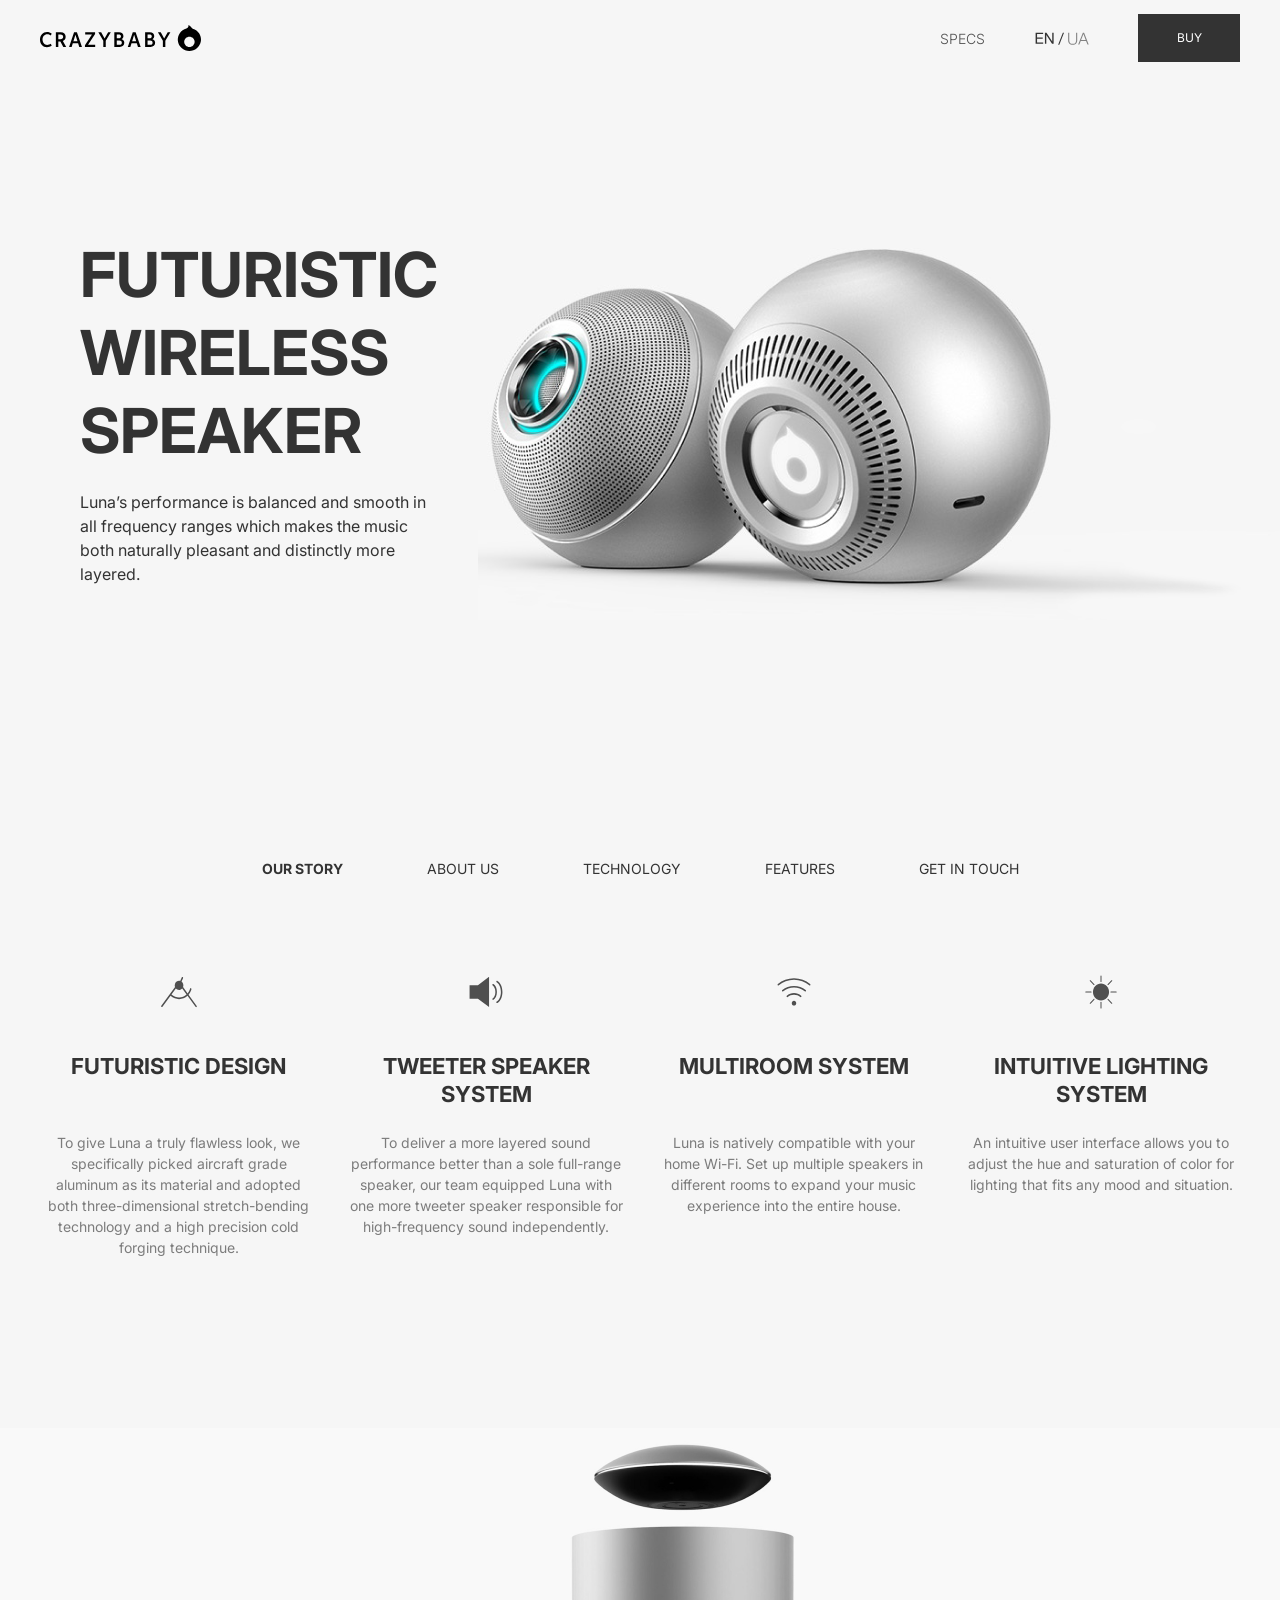
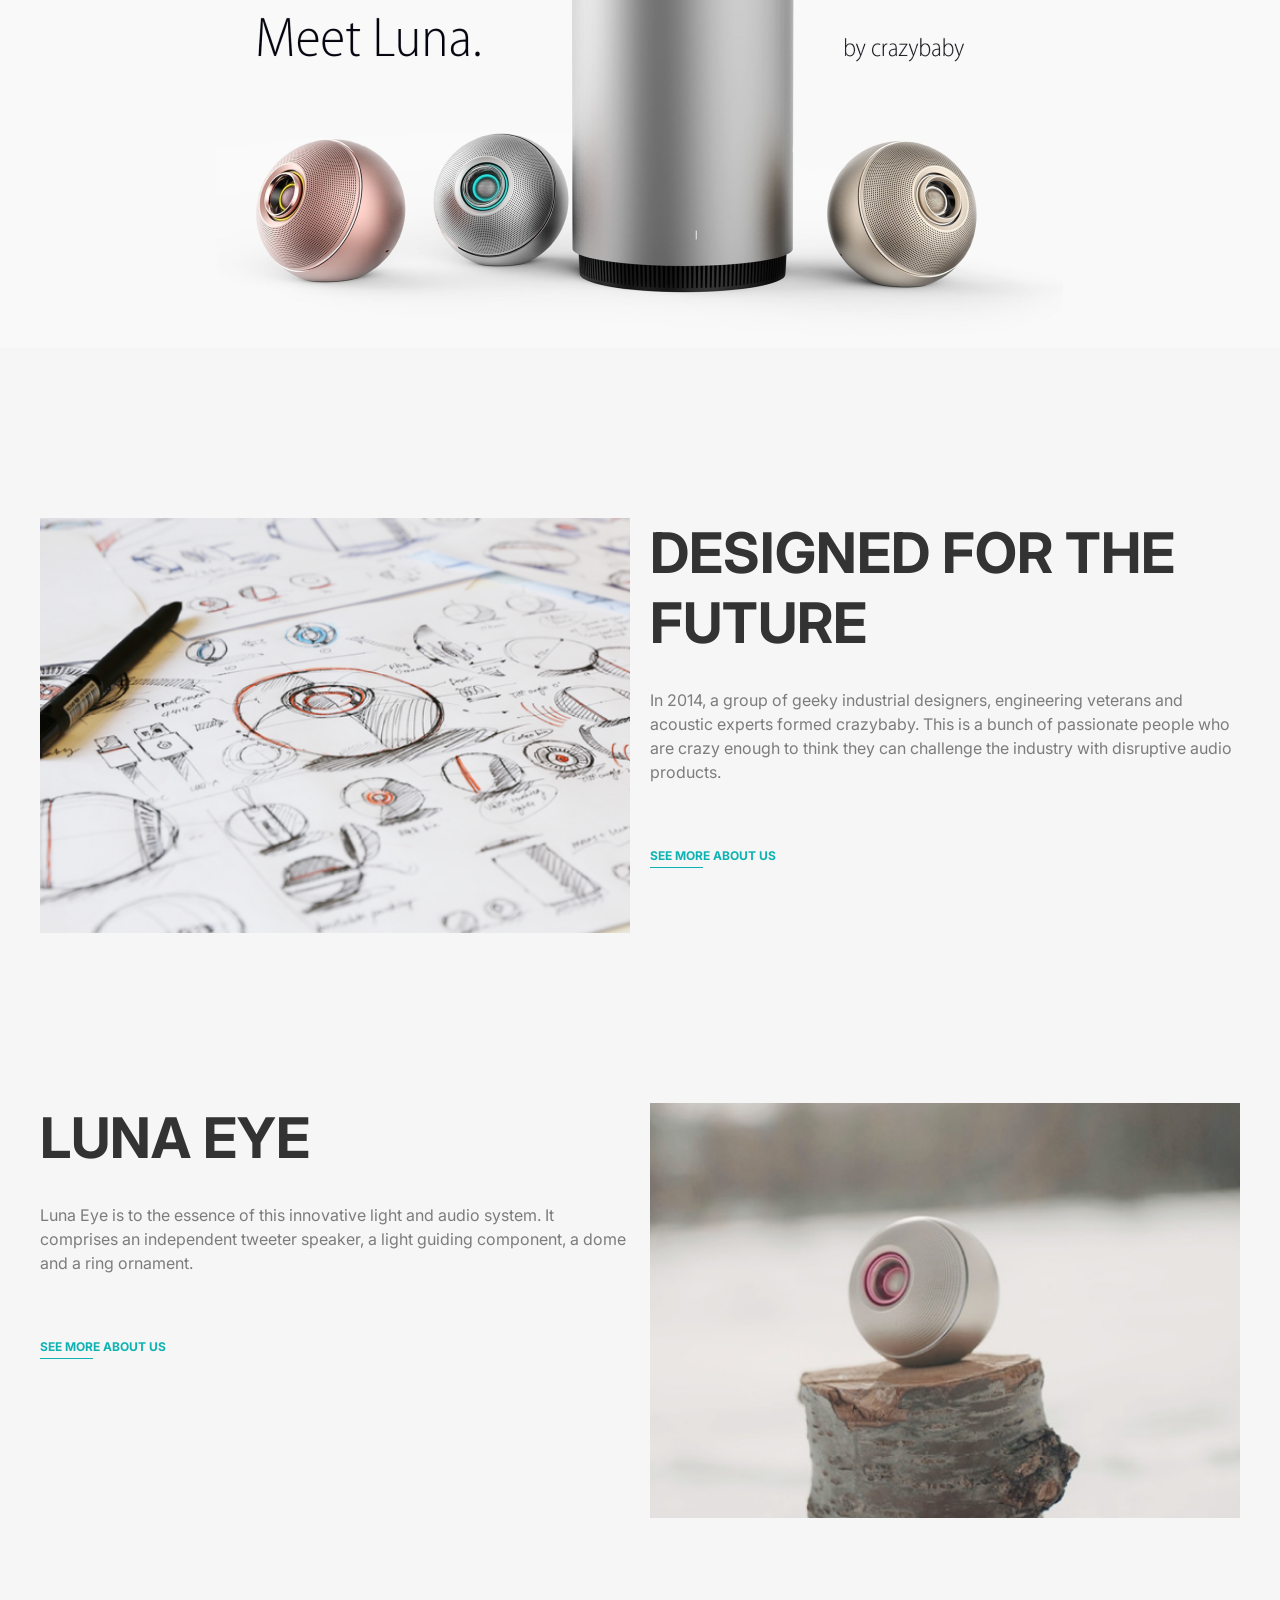
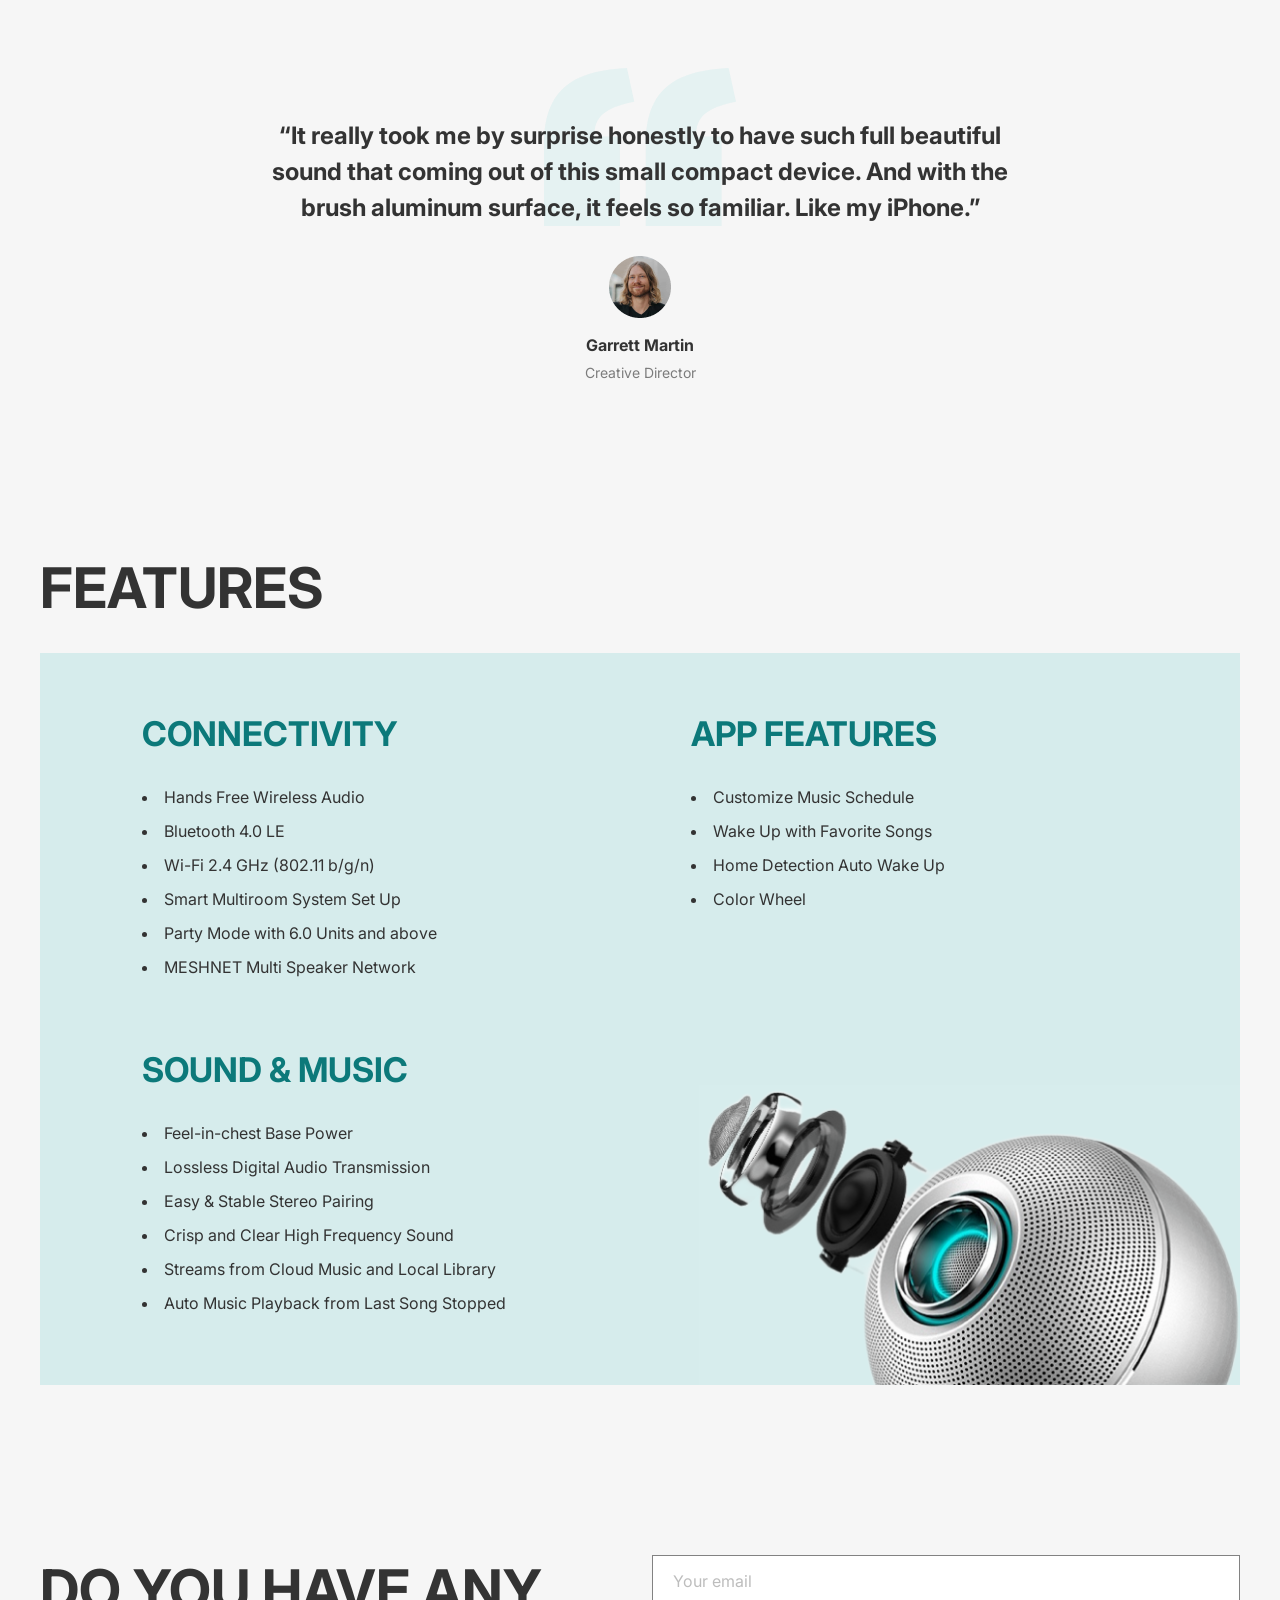
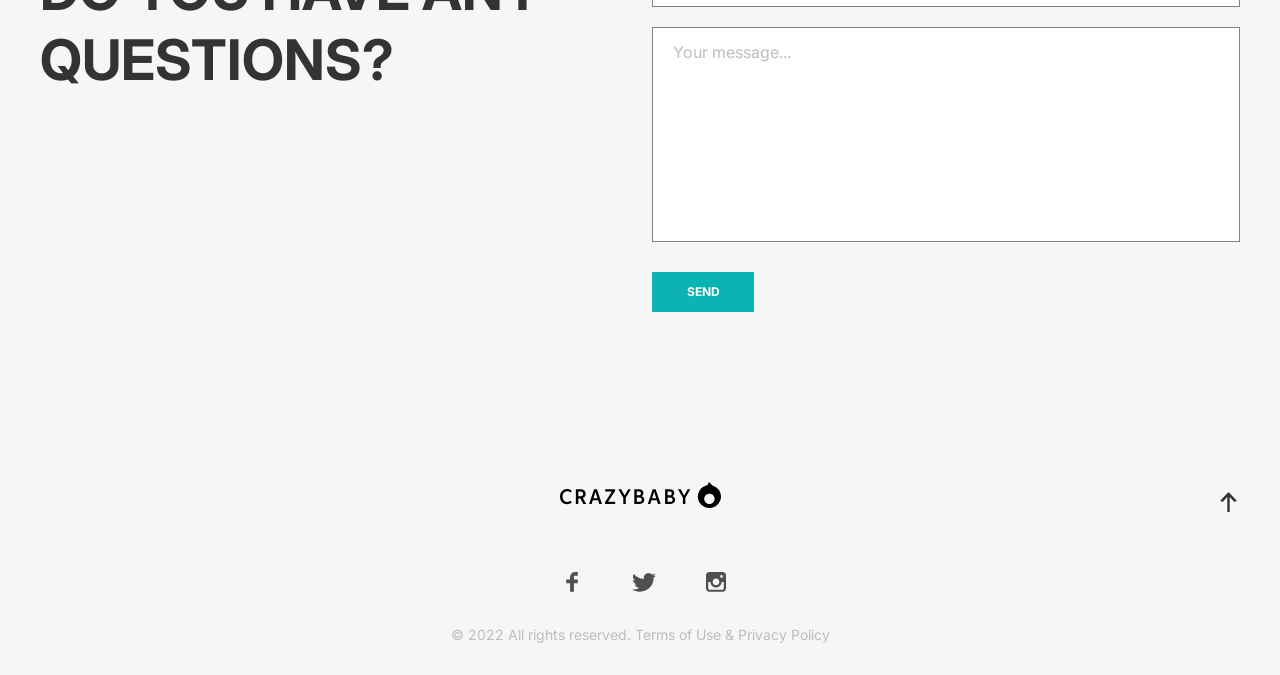
<file: index.html>
<!DOCTYPE html><html lang="en" class="page"><head><meta charset="UTF-8"><meta name="viewport" content="width=device-width, initial-scale=1.0"><title>Kickstarter</title><link rel="preconnect" href="https://fonts.googleapis.com"><link rel="preconnect" href="https://fonts.googleapis.com"><link rel="preconnect" href="https://fonts.gstatic.com"><link href="https://fonts.googleapis.com/css2?family=Inter:wght@300;500;700&display=swap" rel="stylesheet"><link rel="icon" href="favicon.addeaf10.svg"><link rel="stylesheet" href="main.939aa35e.css"></head><body class="page__body"> <header class="header page__section"> <div class="header__content"> <div class="container page__container"> <div class="header__top"> <a href="#" class="header__logo"> <img src="logo.f753812a.svg" alt="Crazybaby logo" class="header__logo-image"> </a> <a href="#menu" class="icon icon--menu visible"> </a> <div class="header__top-desktop hide"> <a href="#" class="header__specs"> Specs </a> <div class="header__language"> <a href="#" class="icon icon--en"></a> <a href="#" class="icon icon--en icon--slash"></a> <a href="#" class="icon icon--ua"></a> </div> <a href="#" class="header__button"> Buy </a> </div> </div> </div> <div class="page__container container--desktop header__inner grid__header"> <div class="header__photo"> </div> <div class="container page__container"> <div class="header__info"> <div class="header__title"> Futuristic Wireless Speaker </div> <div class="header__description"> Luna’s performance is balanced and smooth in all frequency ranges which makes the music both naturally pleasant and distinctly more layered. </div> </div> </div> </div> </div> </header> <nav class="nav"> <div class="container page__container"> <div class="nav__content hide--desktop"> <ul class="nav__list grid__nav"> <li class="nav__item"> <a href="#" class="nav__link nav__link--is-active"> Our story </a> </li> <li class="nav__item"> <a href="#about-us" class="nav__link"> About us </a> </li> <li class="nav__item"> <a href="#technology" class="nav__link"> Technology </a> </li> <li class="nav__item"> <a href="#features" class="nav__link"> Features </a> </li> <li class="nav__item"> <a href="#questions" class="nav__link"> Get in touch </a> </li> </ul> </div> </div> </nav> <nav class="menu page__menu" id="menu"> <div class="container page__container"> <div class="menu__content"> <div class="menu__top"> <a href="#" class="menu__logo"> <img src="logo.f753812a.svg" alt="Crazybaby logo" class="menu__logo-image"> </a> <a href="#" class="icon icon--cross"></a> </div> <ul class="menu__list"> <li class="menu__item"> <a href="#" class="menu__link"> Our story </a> </li> <li class="menu__item"> <a href="#about-us" class="menu__link"> About Us </a> </li> <li class="menu__item"> <a href="#technology" class="menu__link"> Technology </a> </li> <li class="menu__item"> <a href="#features" class="menu__link"> Features </a> </li> <li class="menu__item"> <a href="#questions" class="menu__link"> Get in touch </a> </li> </ul> </div> </div> </nav> <main> <section class="benefits page__section"> <div class="container page__container"> <ul class="benefits__list grid__benefits"> <li class="benefits__item"> <div class="benefits__icon icon icon--compass"> </div> <div class="benefits__title"> Futuristic Design </div> <div class="benefits__description"> To give Luna a truly flawless look, we specifically picked aircraft grade aluminum as its material and adopted both three-dimensional stretch-bending technology and a high precision cold forging technique. </div> </li> <li class="benefits__item hide"> <div class="benefits__icon icon icon--sound"> </div> <div class="benefits__title benefits__title--mb24"> Tweeter Speaker System </div> <div class="benefits__description"> To deliver a more layered sound performance better than a sole full-range speaker, our team equipped Luna with one more tweeter speaker responsible for high-frequency sound independently. </div> </li> <li class="benefits__item hide"> <div class="benefits__icon icon icon--wifi"> </div> <div class="benefits__title"> Multiroom System </div> <div class="benefits__description"> Luna is natively compatible with your home Wi-Fi. Set up multiple speakers in different rooms to expand your music experience into the entire house. </div> </li> <li class="benefits__item hide"> <div class="benefits__icon icon icon--brightness"> </div> <div class="benefits__title benefits__title--mb24"> Intuitive Lighting System </div> <div class="benefits__description"> An intuitive user interface allows you to adjust the hue and saturation of color for lighting that fits any mood and situation. </div> </li> </ul> </div> </section> <section class="presentation page__section"> <div class="page__container container--tablet"> <div class="presentation__content"> </div> </div> </section> <section class="about-us page__section" id="about-us"> <div class="page__container container--left"> <div class="about-us__content grid__about-us"> <div class="about-us__photo about-us__photo--future hide"> </div> <div class="about-us__info"> <div class="about-us__title"> Designed for the future </div> <div class="about-us__photo about-us__photo--future visible"> </div> <div class="about-us__description"> In 2014, a group of geeky industrial designers, engineering veterans and acoustic experts formed crazybaby. This is a bunch of passionate people who are crazy enough to think they can challenge the industry with disruptive audio products. </div> <a href="#" class="about-us__link"> See more about us </a> </div> </div> </div> </section> <section class="technology page__section" id="technology"> <div class="page__container container--right"> <div class="technology__content grid__technology"> <div class="technology__info"> <div class="technology__title"> Luna Eye </div> <div class="technology__photo technology__photo--luna visible"> </div> <div class="technology__description"> Luna Eye is to the essence of this innovative light and audio system. It comprises an independent tweeter speaker, a light guiding component, a dome and a ring ornament. </div> <a href="#" class="technology__link"> See more about us </a> </div> <div class="technology__photo technology__photo--luna hide"> </div> </div> </div> </section> <section class="testimonials page__section" id="testimonials"> <div class="container page__container"> <div class="testimonials__content"> <div class="testimonials__description"> “It really took me by surprise honestly to have such full beautiful sound that coming out of this small compact device. And with the brush aluminum surface, it feels so familiar. Like my iPhone.” </div> <div class="testimonials__person"> <img src="avatar.5e526434.png" alt="Garrett Martin" class="testimonials__image"> <div class="testimonials__name"> Garrett Martin </div> <div class="testimonials__role"> Creative Director </div> </div> </div> </div> </section> <section class="features page__section" id="features"> <div class="container page__container"> <div class="features__title"> Features </div> </div> <div class="page__container container--tablet"> <div class="features__content"> <div class="page__container container--features grid__features"> <div class="features__info features__sound"> <div class="features__subtitle"> Sound & Music </div> <ul class="features__list"> <li class="features__item"> Feel-in-chest Base Power </li> <li class="features__item"> Lossless Digital Audio Transmission </li> <li class="features__item"> Easy & Stable Stereo Pairing </li> <li class="features__item"> Crisp and Clear High Frequency Sound </li> <li class="features__item"> Streams from Cloud Music and Local Library </li> <li class="features__item"> Auto Music Playback from Last Song Stopped </li> </ul> </div> <div class="features__info hide--desktop"> <div class="features__subtitle"> Connectivity </div> <ul class="features__list"> <li class="features__item"> Hands Free Wireless Audio </li> <li class="features__item"> Bluetooth 4.0 LE </li> <li class="features__item"> Wi-Fi 2.4 GHz (802.11 b/g/n) </li> <li class="features__item"> Smart Multiroom System Set Up </li> <li class="features__item"> Party Mode with 6.0 Units and above </li> <li class="features__item"> MESHNET Multi Speaker Network </li> </ul> </div> <div class="features__info hide--desktop"> <div class="features__subtitle"> App Features </div> <ul class="features__list"> <li class="features__item"> Customize Music Schedule </li> <li class="features__item"> Wake Up with Favorite Songs </li> <li class="features__item"> Home Detection Auto Wake Up </li> <li class="features__item"> Color Wheel </li> </ul> </div> <div class="features__slider visible--desktop"> <div class="features__slide features__slide--prev"> <div class="features__slide--current">01</div> </div> <div class="features__slide features__slide--next"> <div class="features__slide--total">/ 03</div> </div> </div> </div> <div class="features__photo-wrapper"> <img src="img_4.b835dcd3.png" alt="Feature Photo" class="features__photo"> </div> </div> </div> </section> <section class="questions page__section" id="questions"> <div class="container page__container"> <div class="questions__content grid__questions"> <div class="questions__title"> Do you have any questions? </div> <form action="#" class="questions__form"> <input name="email" type="email" placeholder="Your email" class="questions__email" required> <textarea name="message" placeholder="Your message..." class="questions__name" required></textarea> <button type="submit" class="questions__button"> Send </button> </form> </div> </div> </section> <footer class="footer"> <div class="container page__container"> <div class="footer__logo-row hide"> <a href="#" class="footer__logo"> <img src="logo.f753812a.svg" alt="Crazybaby logo" class="footer__logo-image"> </a> <a href="#" class="footer__arrow icon icon--arrow"> </a> </div> <div class="footer__icons grid__footer"> <a href="https://facebook.com/" class="footer__icon icon icon--facebook" target="_blank"> </a> <a href="https://twitter.com/" class="footer__icon icon icon--twitter" target="_blank"> </a> <a href="https://instagram.com/" class="footer__icon icon icon--instagram" target="_blank"> </a> </div> <div class="footer__copyright"> © 2022 All rights reserved. Terms of Use & Privacy Policy </div> </div> </footer> </main> <script type="text/javascript" src="main.5e0a49f2.js"></script> </body></html>
</file>
<file: main.939aa35e.css>
.page{color:#7c7c7c;font-family:Inter,sans-serif;font-weight:400;font-size:14px;line-height:21px}.features__slide--current,.header__description,.questions__email,.questions__name,.testimonials__name{font-family:Inter,sans-serif;font-size:16px;line-height:24px}.about-us__photo,.icon,.presentation__content,.technology__photo,.testimonials__description{background-position:50%;background-repeat:no-repeat;background-size:contain}.header__button,.questions__button{color:#fff;font-size:12px;line-height:14px}.benefits__icon,.footer__logo,.header__button,.nav__item{display:flex;justify-content:center;align-items:center}.footer__logo,.header__logo{display:flex;height:26px}.about-us__link,.header__button,.header__specs,.menu__link,.nav__link,.technology__link{text-transform:uppercase;text-decoration:none}.about-us__title,.features__title,.questions__title,.technology__title{color:#333;font-weight:700;font-size:30px;line-height:40px;text-transform:uppercase}h1,h2,p,ul{margin:0}ul{padding:0}.page{background-color:#f6f6f6;scroll-behavior:smooth}.page__body{margin:0}.page__body--with-menu{overflow:hidden}.page__menu{position:fixed;top:0;left:0;right:0;transform:translateX(-100%);transition:transform .4s}.page__menu:target{transform:translateX(0);transition:transform .4s}.page__section{margin-bottom:110px}@media (min-width:768px){.page__section{margin-bottom:140px}}@media (min-width:1280px){.page__section{margin-bottom:170px}}.page__container{max-width:1200px;margin:0 auto}.hide{display:none}@media (min-width:768px){.hide{display:block}}.hide--desktop{display:none}@media (min-width:1280px){.hide--desktop{display:block}}@media (min-width:768px){.visible{display:none}}@media (min-width:1280px){.visible--desktop{display:none}}.fade{animation-name:fade;animation-duration:1s}@keyframes fade{0%{opacity:.4}to{opacity:1}}.container{padding:0 30px}@media (min-width:768px){.container{padding:0 34px}}@media (min-width:1280px){.container{padding:0 40px}}@media (min-width:768px){.container--tablet{padding:0 34px}}@media (min-width:1280px){.container--desktop,.container--tablet{padding:0 40px}}.container--left{padding:0 30px}@media (min-width:768px){.container--left{padding:0 34px 0 0}}@media (min-width:1280px){.container--left{padding:0 40px}}.container--right{padding:0 30px}@media (min-width:768px){.container--right{padding:0 0 0 34px}}@media (min-width:1280px){.container--right{padding:0 40px}}.container--features{padding:30px 30px 0}@media (min-width:768px){.container--features{padding:60px 0 0 90px}}@media (min-width:768px){.grid__header{display:grid;grid-template-columns:repeat(8,1fr);grid-template-rows:1fr;grid-auto-flow:dense}}.grid__nav{display:grid;grid-template-columns:repeat(5,auto);gap:84px}@media (min-width:768px){.grid__about-us,.grid__technology{display:grid;grid-template-columns:repeat(2,1fr);gap:20px}}@media (min-width:768px){.grid__benefits{display:grid;grid-template-columns:repeat(2,1fr);gap:146px 20px}}@media (min-width:1280px){.grid__benefits{grid-template-columns:repeat(4,1fr);gap:30px}}@media (min-width:1280px){.grid__features{display:grid;grid-template-columns:repeat(2,1fr);padding-left:102px}}@media (min-width:768px){.grid__questions{display:grid;grid-template-columns:repeat(2,1fr);gap:24px}}.grid__footer{display:grid;grid-template-columns:repeat(3,1fr);gap:48px}@media (min-width:768px){.grid__footer{margin-bottom:62px}}.header__top{display:flex;justify-content:space-between;align-items:center;height:76px}@media (min-width:768px){.header__top{margin-bottom:120px}}@media (min-width:1280px){.header__top{margin-bottom:160px}}@media (min-width:768px){.header__top-desktop{width:300px;display:flex;justify-content:space-between;align-items:center}}.header__specs{color:#4f4f4f;font-weight:300;font-size:14px;line-height:17px;transition:transform .3s}.header__specs:hover{transform:scale(1.2)}.header__language{display:flex}.header__button{height:48px;width:102px;background-color:#333;transition:background .3s}.header__button:hover{background:#131313}.header__button:disabled{background:#d0d0d0}.header__info{color:#333}.header__title{margin-bottom:20px;font-weight:700;font-size:40px;line-height:52px;text-transform:uppercase}@media (min-width:768px){.header__title{font-size:48px;line-height:62px}}@media (min-width:1280px){.header__title{font-size:62px;line-height:78px}}.header__photo{width:320px;height:245px;margin:0 auto 40px;background-image:url(img_1.9ad48b4d.png);background-position:0;background-repeat:no-repeat;background-size:cover}@media (min-width:768px){.header__photo{width:430px;height:317px;grid-column:4/9}}@media (min-width:1280px){.header__photo{width:816px;height:464px;margin-top:-80px}}.menu{background-color:#f6f6f6;height:100vh;z-index:1}.menu__top{display:flex;justify-content:space-between;align-items:center;height:76px;margin-bottom:40px}@media (min-width:1280px){.menu__top{margin-bottom:55px}}@media (min-width:768px){.menu__content{padding-top:20px}}.menu__list{list-style:none}.menu__item{margin-bottom:30px}.menu__link{font-size:22px;line-height:22px;letter-spacing:2px;color:#333;transition:color .3s}.menu__link:hover{color:#0c797a}.icon{width:24px;height:20px}.icon--menu{background-image:url(menu.38415969.svg)}.icon--menu:hover{background-image:url(menu_hover.5f817b27.svg)}.icon--cross{background-image:url(cross.34265c9b.svg)}.icon--en{background-image:url(EN.c5c4c942.svg);width:19px;transition:transform .3s}.icon--en:hover{transform:scale(1.15)}.icon--slash{background-image:url(slash.d53919a8.svg);width:8px;margin:0 3px}.icon--ua{background-image:url(UA.935046fa.svg);width:21px;transition:transform .3s}.icon--ua:hover{transform:scale(1.15)}.icon--compass{background-image:url(compass.74645c82.svg)}.icon--sound{background-image:url(sound.61182ee6.svg)}.icon--wifi{background-image:url(wifi.eaaf5fb8.svg)}.icon--brightness{background-image:url(brightness.77f43715.svg)}.icon--facebook{background-image:url(facebook.ab4c7b32.svg)}.icon--instagram{background-image:url(instagram.aea6e940.svg)}.icon--twitter{background-image:url(twitter.b0b4d515.svg)}.icon--arrow{background-image:url(arrow.72d2d4ac.svg)}.nav__list{justify-content:center;margin-bottom:66px;list-style:none}.nav__item{height:76px}.nav__link{color:#333}.nav__link--is-active{font-weight:700}.benefits__list{list-style:none;text-align:center}.benefits__item{transition:transform .3s}.benefits__item:hover{transform:scale(1.1)}.benefits__title{margin-bottom:20px;color:#333;font-weight:700;font-size:22px;line-height:28px;text-transform:uppercase}@media (min-width:1280px){.benefits__title{margin-bottom:52px}}.benefits__title--mb24{margin-bottom:24px}.benefits__icon{width:50px;height:40px;margin:0 auto 40px}.presentation{background-color:#f9f9f9}.presentation__content{height:200px;margin:0 auto;background-image:url(img_2.2f7e8e7e.png)}@media (min-width:768px){.presentation__content{width:700px;height:430px}}@media (min-width:1280px){.presentation__content{width:846px;height:520px}}.about-us__title{margin-bottom:30px}@media (min-width:768px){.about-us__title{font-size:36px;line-height:46px}}@media (min-width:1280px){.about-us__title{font-size:56px;line-height:70px}}.about-us__description{margin:20px 0 30px}@media (min-width:768px){.about-us__description{margin-bottom:60px;font-size:16px;line-height:24px}}.about-us__photo{width:100%;height:210px;transition:transform .4s}.about-us__photo:hover{transform:scale(1.05)}.about-us__photo--future{background-image:url(img_5.17453040.png)}@media (min-width:768px){.about-us__photo{height:415px;background-size:cover}}.about-us__link{position:relative;padding-bottom:5px;color:#0db2b3;font-weight:700;font-size:12px;line-height:14px}.about-us__link:after{content:"";width:53px;position:absolute;bottom:0;left:0;border-bottom:1px solid #0db2b3;opacity:1;transition:width .3s}.about-us__link:hover:after{width:100%}.technology__title{margin-bottom:30px}@media (min-width:768px){.technology__title{font-size:36px;line-height:46px}}@media (min-width:1280px){.technology__title{font-size:56px;line-height:70px}}.technology__description{margin:20px 0 30px}@media (min-width:768px){.technology__description{margin-bottom:60px;font-size:16px;line-height:24px}}.technology__photo{width:100%;height:210px;transition:transform .4s}.technology__photo:hover{transform:scale(1.05)}.technology__photo--luna{background-image:url(img_3.00bf954c.png)}@media (min-width:768px){.technology__photo{height:415px;background-size:cover}}.technology__link{position:relative;padding-bottom:5px;color:#0db2b3;font-weight:700;font-size:12px;line-height:14px}.technology__link:after{content:"";width:53px;position:absolute;bottom:0;left:0;border-bottom:1px solid #0db2b3;opacity:1;transition:width .3s}.technology__link:hover:after{width:100%}.testimonials{display:flex;text-align:center}.testimonials__person{width:fit-content;margin:0 auto;transition:transform .3s}.testimonials__person:hover{transform:scale(1.2)}.testimonials__description{background-position:top;background-image:url(quotes.f8ca838e.svg);margin-bottom:30px;padding-top:50px;color:#333;font-weight:700}@media (min-width:768px){.testimonials__description{width:700px;font-size:24px;line-height:36px}}@media (min-width:1280px){.testimonials__description{width:790px;margin:-20px 0 30px}}.testimonials__image{margin-bottom:10px}.testimonials__name{margin-bottom:5px;color:#333;font-weight:700}.features__content{background-color:#d6ecec}.features__info{height:218px;margin-bottom:50px}@media (min-width:1280px){.features__info{height:fit-content;margin-bottom:60px}}.features__title{margin-bottom:30px}@media (min-width:1280px){.features__title{font-size:56px;line-height:70px}}.features__subtitle{margin-bottom:20px;color:#0c797a;font-weight:700;font-size:18px;line-height:22px;text-transform:uppercase}@media (min-width:1280px){.features__subtitle{margin-bottom:30px;font-size:34px;line-height:42px}}.features__list{list-style:inside}.features__item{margin-bottom:10px;color:#333}@media (min-width:1280px){.features__item{font-size:16px;line-height:24px}}.features__slider{height:10px;width:100px;position:relative;margin:0 auto 40px;cursor:pointer}@media (min-width:768px){.features__slider{margin:0}}.features__slide{width:50px;position:absolute;background-repeat:no-repeat;transition:background-image .3s}.features__slide--prev{left:0;margin-right:40px;background-image:url(arrow-prev.edb12f4a.svg)}.features__slide--prev:hover{background-image:url(arrow-prev-hover.5dc025cd.svg)}.features__slide--next{right:0;background-image:url(arrow-next.0659369a.svg)}.features__slide--next:hover{background-image:url(arrow-next-hover.d540c4d9.svg)}.features__slide--current{margin-top:17px;margin-left:30px;color:#333}.features__slide--total{margin-top:28px;margin-left:2px;color:#0c797a;font-size:11px;line-height:13px}.features__photo{height:100%;position:absolute;bottom:0;right:0}.features__photo-wrapper{height:174px;position:relative}@media (min-width:768px){.features__photo-wrapper{height:226px}}@media (min-width:1280px){.features__photo-wrapper{float:right;height:300px;margin-top:-300px}}.features__sound{order:3}.questions__form{display:flex;flex-direction:column;justify-content:center}.questions__title{margin-bottom:26px}@media (min-width:768px){.questions__title{font-size:36px;line-height:46px}}@media (min-width:1280px){.questions__title{font-size:56px;line-height:70px}}.questions__email{height:48px;margin-bottom:20px;padding-left:20px;outline:none;border:1px solid #828282}.questions__email::placeholder{color:#bdbdbd}.questions__name{height:128px;margin-bottom:30px;padding:12px 0 0 20px;resize:none;outline:none;border:1px solid #828282}@media (min-width:768px){.questions__name{height:201px}}.questions__name::placeholder{color:#bdbdbd}.questions__button{width:102px;height:40px;background:#0db2b3;font-family:Inter,sans-serif;font-weight:700;border-color:transparent;text-transform:uppercase;cursor:pointer;transition:background .3s}.questions__button:hover{background:#0c797a}.questions__button:disabled{background:#cfeff0}.footer__logo{margin-bottom:64px}.footer__icon{transition:transform .3s}.footer__icon:hover{transform:scale(1.1)}.footer__icons{max-width:160px;margin:0 auto 32px}.footer__logo-row{position:relative}.footer__arrow{background-repeat:no-repeat;position:absolute;right:0;top:10px}.footer__copyright{margin-bottom:20px;text-align:center;color:#bdbdbd}@media (min-width:768px){.footer__copyright{margin-bottom:30px}}
/*# sourceMappingURL=main.939aa35e.css.map */
</file>
